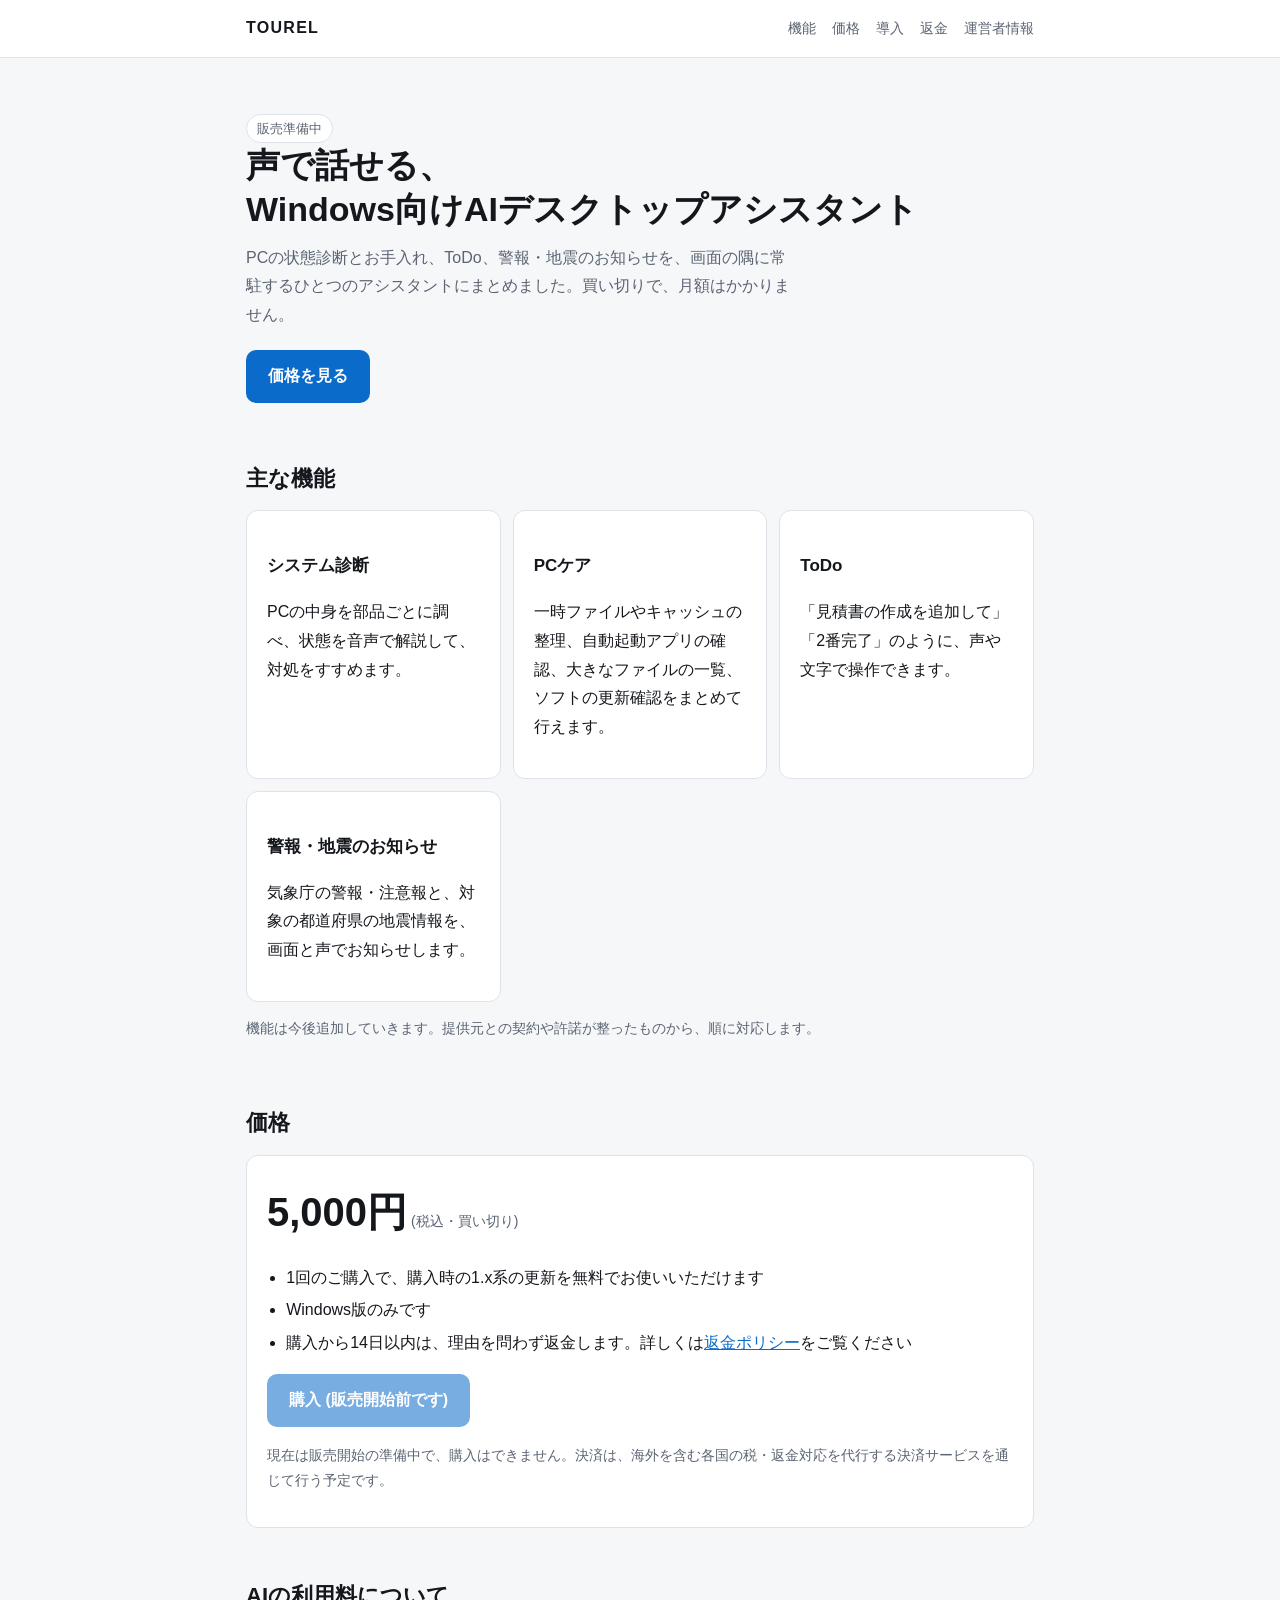
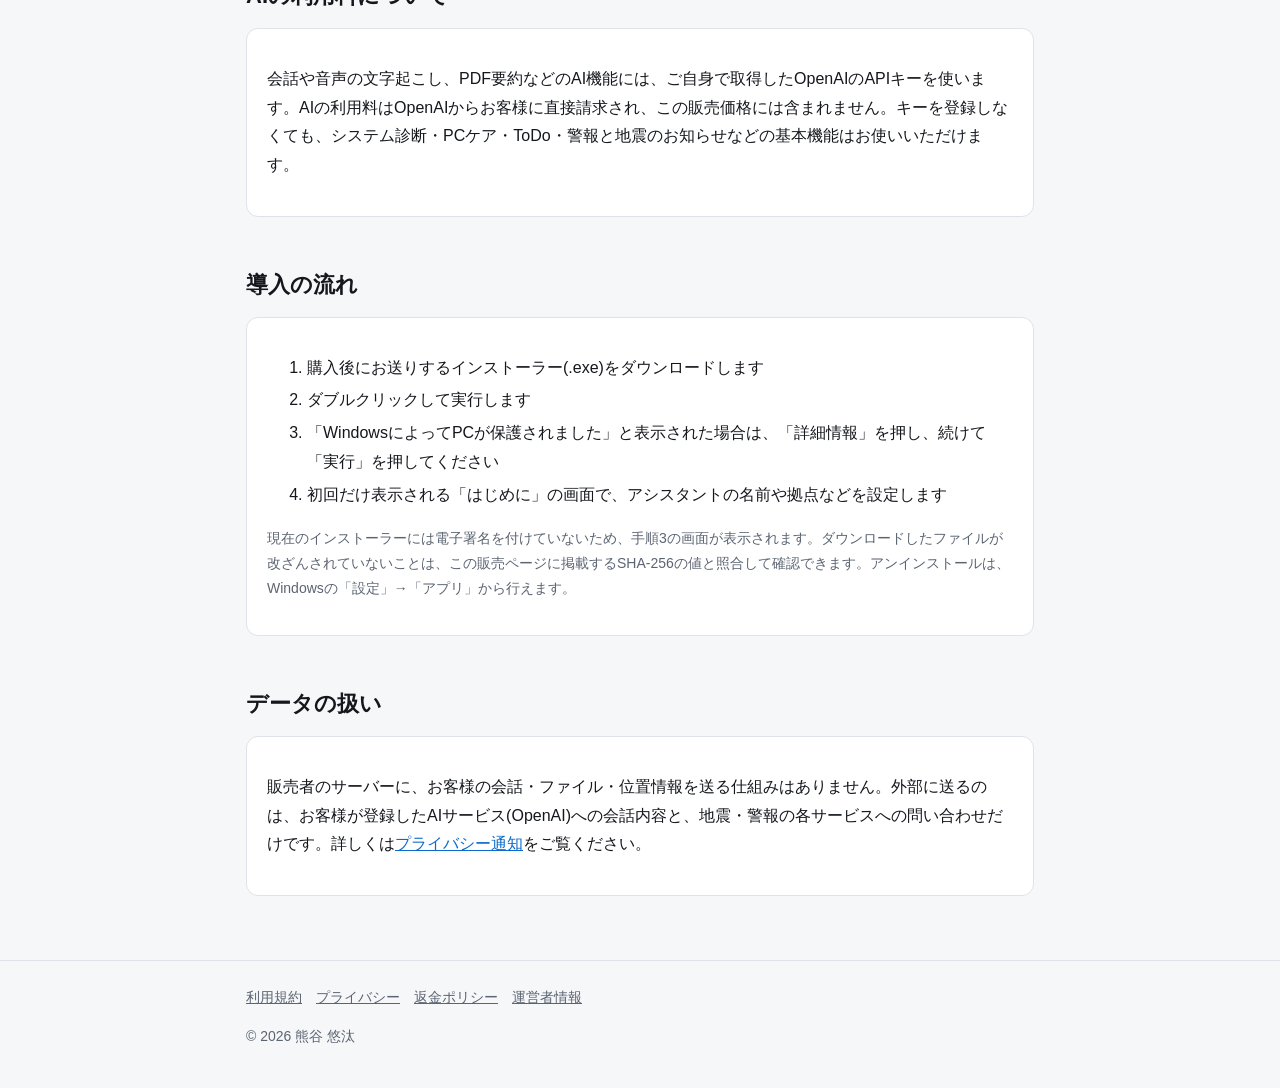
<file: index.html>
<!doctype html><html lang="ja"><head><meta charset="utf-8"><meta name="viewport" content="width=device-width,initial-scale=1"><link rel="stylesheet" href="style.css"><title>TOUREL | 声で話せるWindows向けAIデスクトップアシスタント</title><meta name="description" content="システム診断、PCケア、ToDo、警報・地震のお知らせをひとつにまとめた、声で話せるWindows向けデスクトップアシスタント。買い切り税込5,000円。"></head><body><header class="site"><div class="wrap"><a class="brand" href="index.html">TOUREL</a><nav><a href="index.html#features">機能</a><a href="index.html#price">価格</a><a href="index.html#install">導入</a><a href="refund.html">返金</a><a href="contact.html">運営者情報</a></nav></div></header>
<main class="wrap">
<div class="hero"><span class="tag">販売準備中</span><h1>声で話せる、<br>Windows向けAIデスクトップアシスタント</h1>
<p>PCの状態診断とお手入れ、ToDo、警報・地震のお知らせを、画面の隅に常駐するひとつのアシスタントにまとめました。買い切りで、月額はかかりません。</p>
<a class="btn" href="#price">価格を見る</a></div>

<section id="features"><h2>主な機能</h2><div class="grid">
<div class="card"><h3>システム診断</h3><p>PCの中身を部品ごとに調べ、状態を音声で解説して、対処をすすめます。</p></div>
<div class="card"><h3>PCケア</h3><p>一時ファイルやキャッシュの整理、自動起動アプリの確認、大きなファイルの一覧、ソフトの更新確認をまとめて行えます。</p></div>
<div class="card"><h3>ToDo</h3><p>「見積書の作成を追加して」「2番完了」のように、声や文字で操作できます。</p></div>
<div class="card"><h3>警報・地震のお知らせ</h3><p>気象庁の警報・注意報と、対象の都道府県の地震情報を、画面と声でお知らせします。</p></div>
</div><p class="note">機能は今後追加していきます。提供元との契約や許諾が整ったものから、順に対応します。</p></section>

<section id="price"><h2>価格</h2><div class="card"><div class="price">5,000円<small> (税込・買い切り)</small></div>
<ul><li>1回のご購入で、購入時の1.x系の更新を無料でお使いいただけます</li><li>Windows版のみです</li><li>購入から14日以内は、理由を問わず返金します。詳しくは<a href="refund.html">返金ポリシー</a>をご覧ください</li></ul>
<p><a class="btn" aria-disabled="true" href="#price">購入 (販売開始前です)</a></p>
<p class="note">現在は販売開始の準備中で、購入はできません。決済は、海外を含む各国の税・返金対応を代行する決済サービスを通じて行う予定です。</p></div></section>

<section id="byok"><h2>AIの利用料について</h2><div class="card"><p>会話や音声の文字起こし、PDF要約などのAI機能には、ご自身で取得したOpenAIのAPIキーを使います。AIの利用料はOpenAIからお客様に直接請求され、この販売価格には含まれません。キーを登録しなくても、システム診断・PCケア・ToDo・警報と地震のお知らせなどの基本機能はお使いいただけます。</p></div></section>

<section id="install"><h2>導入の流れ</h2><div class="card"><ol>
<li>購入後にお送りするインストーラー(.exe)をダウンロードします</li>
<li>ダブルクリックして実行します</li>
<li>「WindowsによってPCが保護されました」と表示された場合は、「詳細情報」を押し、続けて「実行」を押してください</li>
<li>初回だけ表示される「はじめに」の画面で、アシスタントの名前や拠点などを設定します</li></ol>
<p class="note">現在のインストーラーには電子署名を付けていないため、手順3の画面が表示されます。ダウンロードしたファイルが改ざんされていないことは、この販売ページに掲載するSHA-256の値と照合して確認できます。アンインストールは、Windowsの「設定」→「アプリ」から行えます。</p></div></section>

<section id="privacy-summary"><h2>データの扱い</h2><div class="card"><p>販売者のサーバーに、お客様の会話・ファイル・位置情報を送る仕組みはありません。外部に送るのは、お客様が登録したAIサービス(OpenAI)への会話内容と、地震・警報の各サービスへの問い合わせだけです。詳しくは<a href="privacy.html">プライバシー通知</a>をご覧ください。</p></div></section>
</main><footer><div class="wrap"><a href="terms.html">利用規約</a><a href="privacy.html">プライバシー</a><a href="refund.html">返金ポリシー</a><a href="contact.html">運営者情報</a><p>&copy; 2026 熊谷 悠汰</p></div></footer></body></html>
</file>
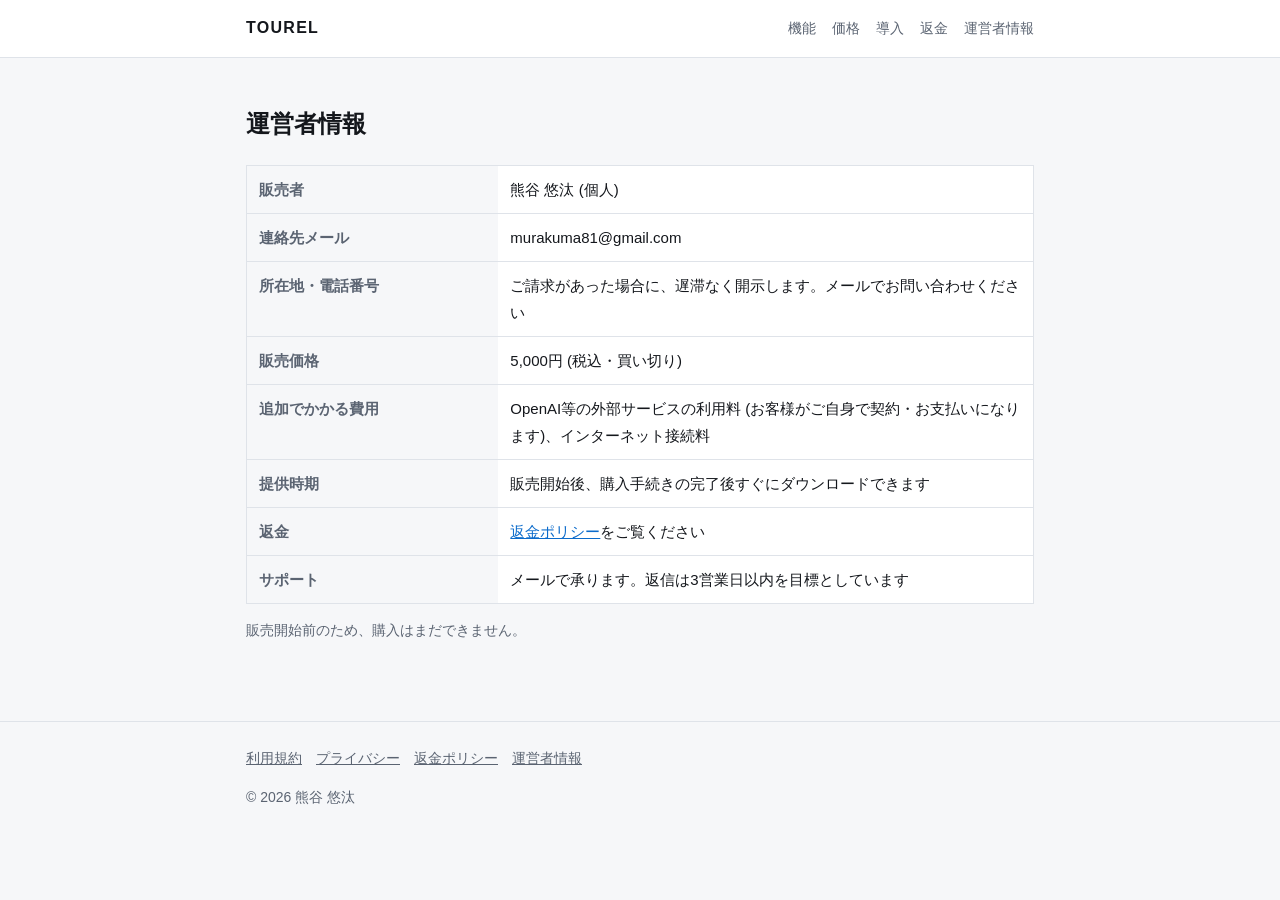
<file: contact.html>
<!doctype html><html lang="ja"><head><meta charset="utf-8"><meta name="viewport" content="width=device-width,initial-scale=1"><link rel="stylesheet" href="style.css"><title>運営者情報 | TOUREL</title></head><body><header class="site"><div class="wrap"><a class="brand" href="index.html">TOUREL</a><nav><a href="index.html#features">機能</a><a href="index.html#price">価格</a><a href="index.html#install">導入</a><a href="refund.html">返金</a><a href="contact.html">運営者情報</a></nav></div></header><main class="wrap"><section><h1>運営者情報</h1>
<table><tr><th>販売者</th><td>熊谷 悠汰 (個人)</td></tr>
<tr><th>連絡先メール</th><td>murakuma81@gmail.com</td></tr>
<tr><th>所在地・電話番号</th><td>ご請求があった場合に、遅滞なく開示します。メールでお問い合わせください</td></tr>
<tr><th>販売価格</th><td>5,000円 (税込・買い切り)</td></tr>
<tr><th>追加でかかる費用</th><td>OpenAI等の外部サービスの利用料 (お客様がご自身で契約・お支払いになります)、インターネット接続料</td></tr>
<tr><th>提供時期</th><td>販売開始後、購入手続きの完了後すぐにダウンロードできます</td></tr>
<tr><th>返金</th><td><a href="refund.html">返金ポリシー</a>をご覧ください</td></tr>
<tr><th>サポート</th><td>メールで承ります。返信は3営業日以内を目標としています</td></tr></table>
<p class="note">販売開始前のため、購入はまだできません。</p></section></main><footer><div class="wrap"><a href="terms.html">利用規約</a><a href="privacy.html">プライバシー</a><a href="refund.html">返金ポリシー</a><a href="contact.html">運営者情報</a><p>&copy; 2026 熊谷 悠汰</p></div></footer></body></html>
</file>
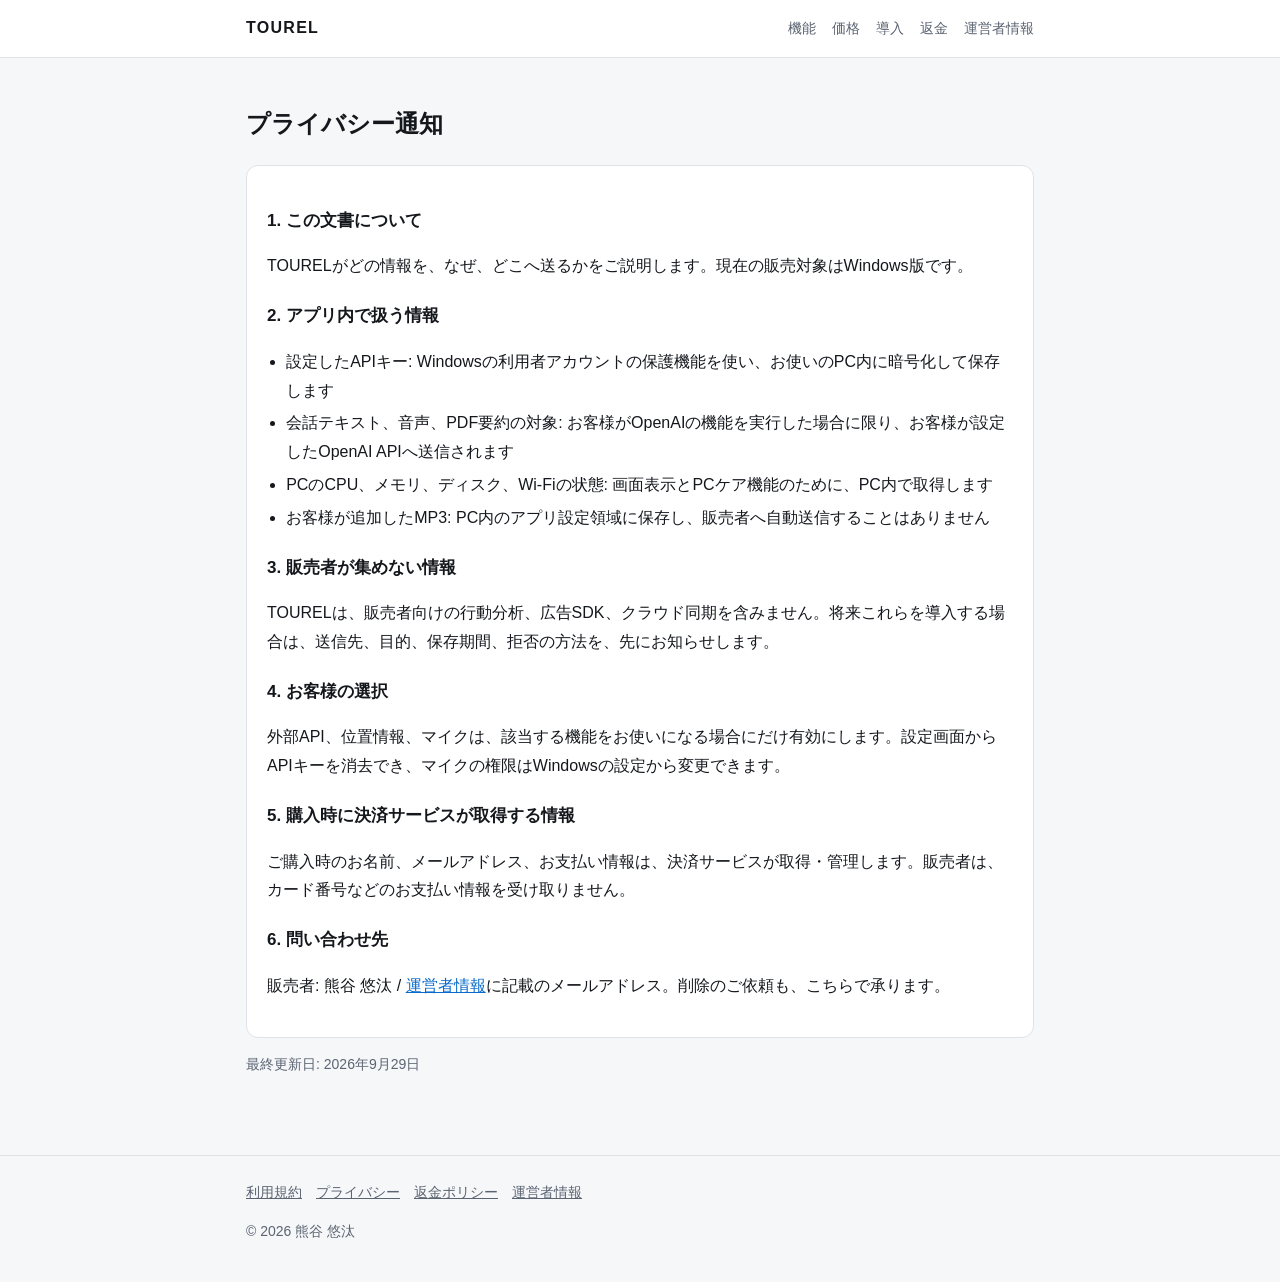
<file: privacy.html>
<!doctype html><html lang="ja"><head><meta charset="utf-8"><meta name="viewport" content="width=device-width,initial-scale=1"><link rel="stylesheet" href="style.css"><title>プライバシー通知 | TOUREL</title></head><body><header class="site"><div class="wrap"><a class="brand" href="index.html">TOUREL</a><nav><a href="index.html#features">機能</a><a href="index.html#price">価格</a><a href="index.html#install">導入</a><a href="refund.html">返金</a><a href="contact.html">運営者情報</a></nav></div></header><main class="wrap"><section><h1>プライバシー通知</h1><div class="card">
<h3>1. この文書について</h3><p>TOURELがどの情報を、なぜ、どこへ送るかをご説明します。現在の販売対象はWindows版です。</p>
<h3>2. アプリ内で扱う情報</h3><ul>
<li>設定したAPIキー: Windowsの利用者アカウントの保護機能を使い、お使いのPC内に暗号化して保存します</li>
<li>会話テキスト、音声、PDF要約の対象: お客様がOpenAIの機能を実行した場合に限り、お客様が設定したOpenAI APIへ送信されます</li>
<li>PCのCPU、メモリ、ディスク、Wi-Fiの状態: 画面表示とPCケア機能のために、PC内で取得します</li>
<li>お客様が追加したMP3: PC内のアプリ設定領域に保存し、販売者へ自動送信することはありません</li></ul>
<h3>3. 販売者が集めない情報</h3><p>TOURELは、販売者向けの行動分析、広告SDK、クラウド同期を含みません。将来これらを導入する場合は、送信先、目的、保存期間、拒否の方法を、先にお知らせします。</p>
<h3>4. お客様の選択</h3><p>外部API、位置情報、マイクは、該当する機能をお使いになる場合にだけ有効にします。設定画面からAPIキーを消去でき、マイクの権限はWindowsの設定から変更できます。</p>
<h3>5. 購入時に決済サービスが取得する情報</h3><p>ご購入時のお名前、メールアドレス、お支払い情報は、決済サービスが取得・管理します。販売者は、カード番号などのお支払い情報を受け取りません。</p>
<h3>6. 問い合わせ先</h3><p>販売者: 熊谷 悠汰 / <a href="contact.html">運営者情報</a>に記載のメールアドレス。削除のご依頼も、こちらで承ります。</p></div>
<p class="note">最終更新日: 2026年9月29日</p></section></main><footer><div class="wrap"><a href="terms.html">利用規約</a><a href="privacy.html">プライバシー</a><a href="refund.html">返金ポリシー</a><a href="contact.html">運営者情報</a><p>&copy; 2026 熊谷 悠汰</p></div></footer></body></html>
</file>
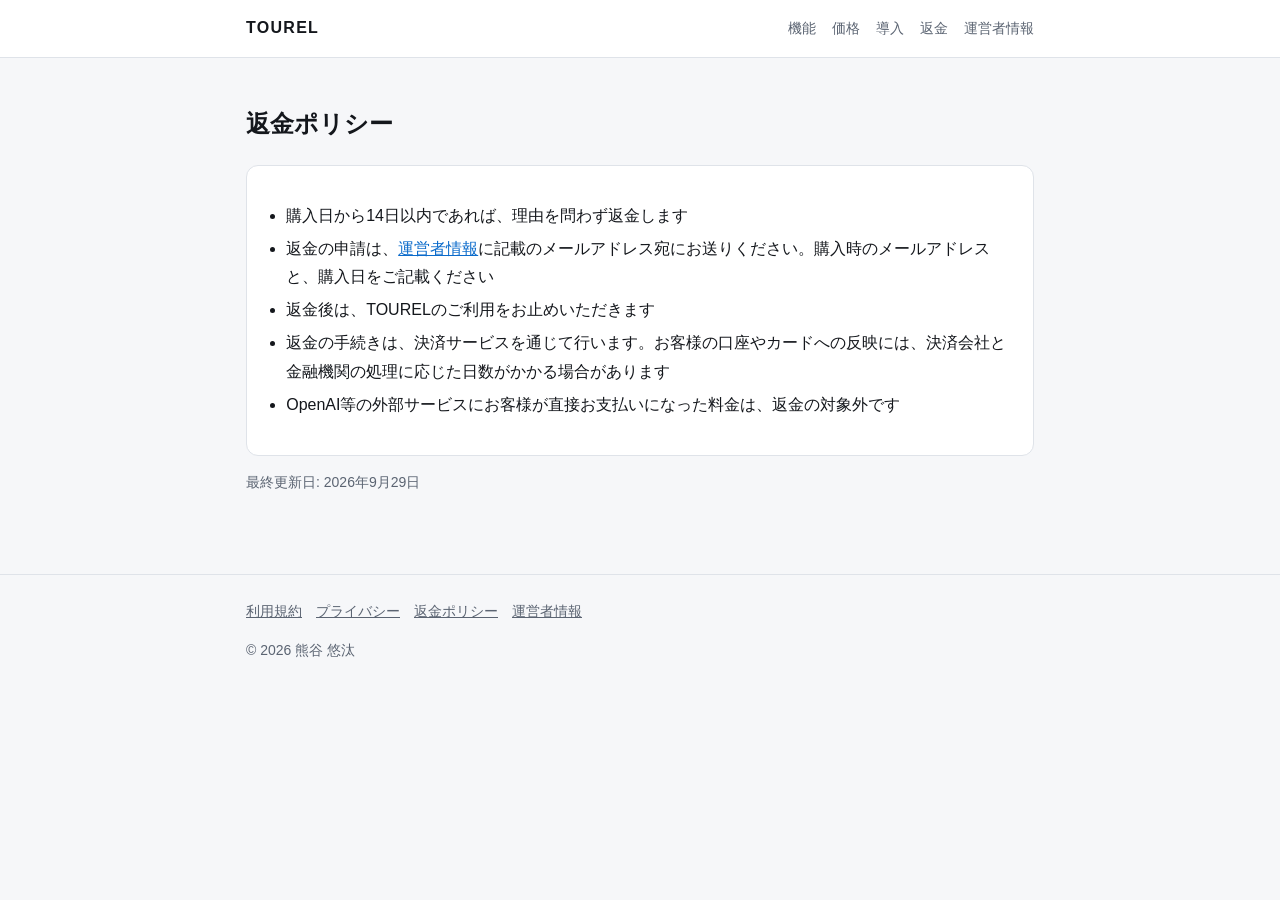
<file: refund.html>
<!doctype html><html lang="ja"><head><meta charset="utf-8"><meta name="viewport" content="width=device-width,initial-scale=1"><link rel="stylesheet" href="style.css"><title>返金ポリシー | TOUREL</title></head><body><header class="site"><div class="wrap"><a class="brand" href="index.html">TOUREL</a><nav><a href="index.html#features">機能</a><a href="index.html#price">価格</a><a href="index.html#install">導入</a><a href="refund.html">返金</a><a href="contact.html">運営者情報</a></nav></div></header><main class="wrap"><section><h1>返金ポリシー</h1>
<div class="card"><ul><li>購入日から14日以内であれば、理由を問わず返金します</li><li>返金の申請は、<a href="contact.html">運営者情報</a>に記載のメールアドレス宛にお送りください。購入時のメールアドレスと、購入日をご記載ください</li><li>返金後は、TOURELのご利用をお止めいただきます</li><li>返金の手続きは、決済サービスを通じて行います。お客様の口座やカードへの反映には、決済会社と金融機関の処理に応じた日数がかかる場合があります</li><li>OpenAI等の外部サービスにお客様が直接お支払いになった料金は、返金の対象外です</li></ul></div>
<p class="note">最終更新日: 2026年9月29日</p></section></main><footer><div class="wrap"><a href="terms.html">利用規約</a><a href="privacy.html">プライバシー</a><a href="refund.html">返金ポリシー</a><a href="contact.html">運営者情報</a><p>&copy; 2026 熊谷 悠汰</p></div></footer></body></html>
</file>
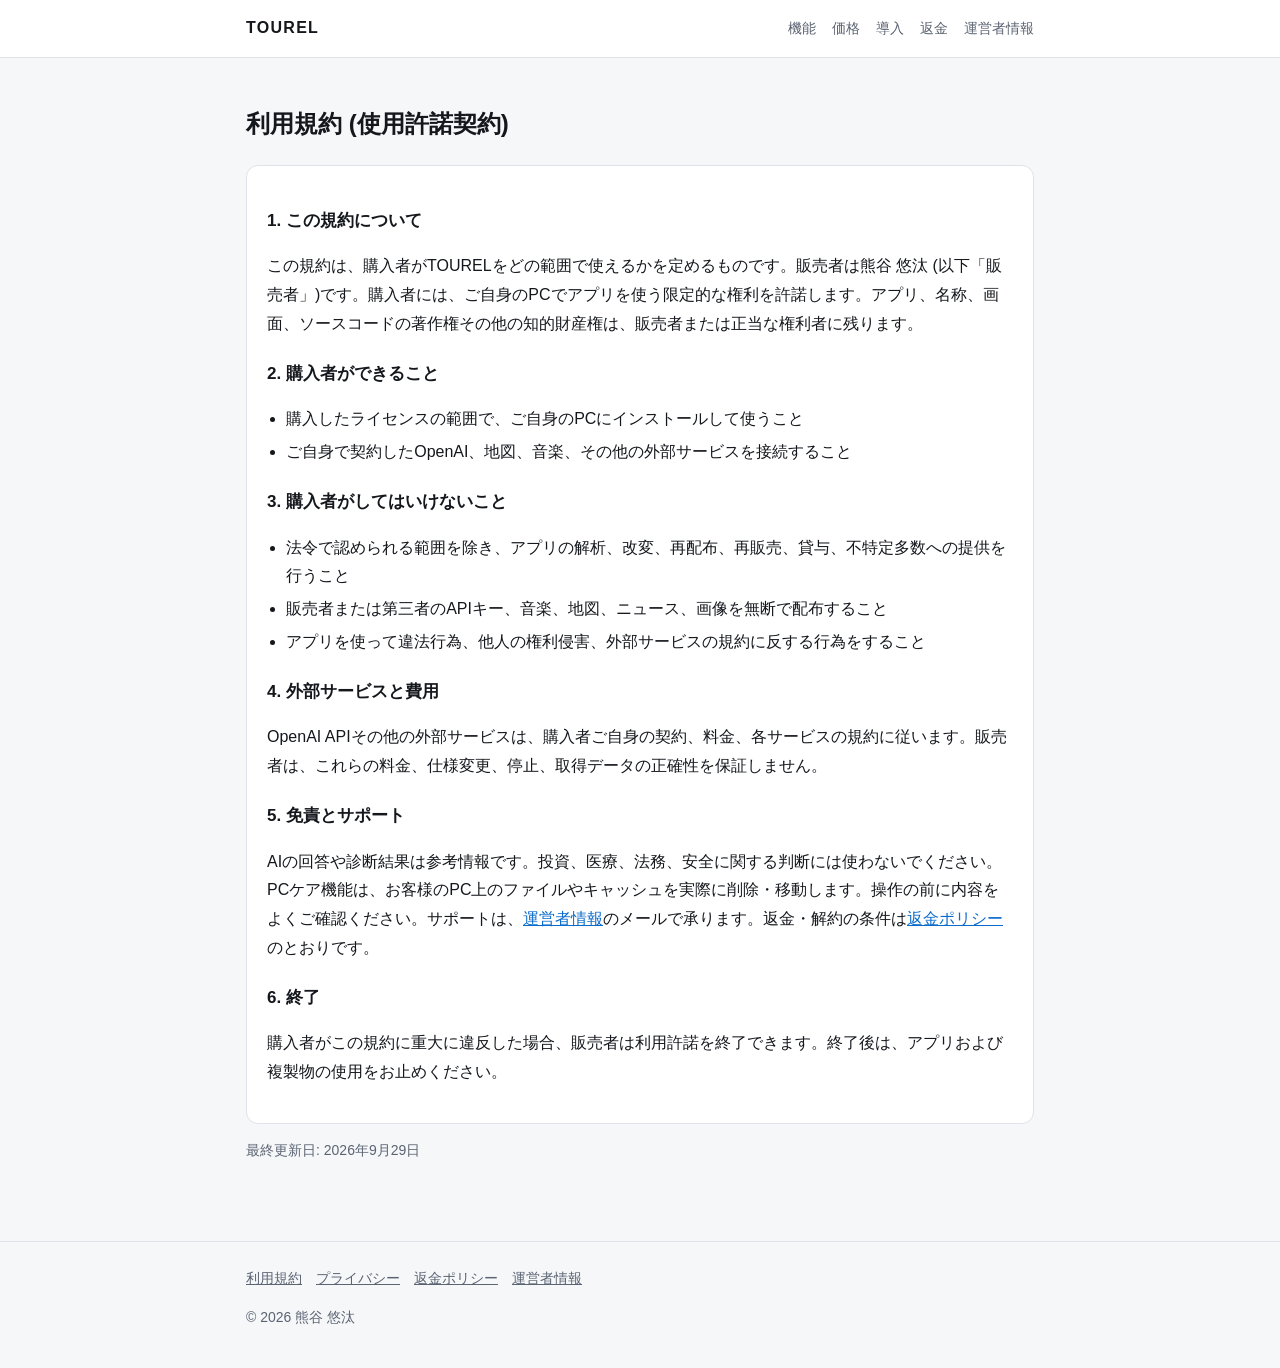
<file: terms.html>
<!doctype html><html lang="ja"><head><meta charset="utf-8"><meta name="viewport" content="width=device-width,initial-scale=1"><link rel="stylesheet" href="style.css"><title>利用規約 | TOUREL</title></head><body><header class="site"><div class="wrap"><a class="brand" href="index.html">TOUREL</a><nav><a href="index.html#features">機能</a><a href="index.html#price">価格</a><a href="index.html#install">導入</a><a href="refund.html">返金</a><a href="contact.html">運営者情報</a></nav></div></header><main class="wrap"><section><h1>利用規約 (使用許諾契約)</h1><div class="card">
<h3>1. この規約について</h3><p>この規約は、購入者がTOURELをどの範囲で使えるかを定めるものです。販売者は熊谷 悠汰 (以下「販売者」)です。購入者には、ご自身のPCでアプリを使う限定的な権利を許諾します。アプリ、名称、画面、ソースコードの著作権その他の知的財産権は、販売者または正当な権利者に残ります。</p>
<h3>2. 購入者ができること</h3><ul><li>購入したライセンスの範囲で、ご自身のPCにインストールして使うこと</li><li>ご自身で契約したOpenAI、地図、音楽、その他の外部サービスを接続すること</li></ul>
<h3>3. 購入者がしてはいけないこと</h3><ul><li>法令で認められる範囲を除き、アプリの解析、改変、再配布、再販売、貸与、不特定多数への提供を行うこと</li><li>販売者または第三者のAPIキー、音楽、地図、ニュース、画像を無断で配布すること</li><li>アプリを使って違法行為、他人の権利侵害、外部サービスの規約に反する行為をすること</li></ul>
<h3>4. 外部サービスと費用</h3><p>OpenAI APIその他の外部サービスは、購入者ご自身の契約、料金、各サービスの規約に従います。販売者は、これらの料金、仕様変更、停止、取得データの正確性を保証しません。</p>
<h3>5. 免責とサポート</h3><p>AIの回答や診断結果は参考情報です。投資、医療、法務、安全に関する判断には使わないでください。PCケア機能は、お客様のPC上のファイルやキャッシュを実際に削除・移動します。操作の前に内容をよくご確認ください。サポートは、<a href="contact.html">運営者情報</a>のメールで承ります。返金・解約の条件は<a href="refund.html">返金ポリシー</a>のとおりです。</p>
<h3>6. 終了</h3><p>購入者がこの規約に重大に違反した場合、販売者は利用許諾を終了できます。終了後は、アプリおよび複製物の使用をお止めください。</p></div>
<p class="note">最終更新日: 2026年9月29日</p></section></main><footer><div class="wrap"><a href="terms.html">利用規約</a><a href="privacy.html">プライバシー</a><a href="refund.html">返金ポリシー</a><a href="contact.html">運営者情報</a><p>&copy; 2026 熊谷 悠汰</p></div></footer></body></html>
</file>
<file: style.css>
:root{--bg:#f6f7f9;--surface:#fff;--text:#14171c;--muted:#5b6472;--line:#dfe3e9;--accent:#0b6bcb;--accent-ink:#fff}
@media (prefers-color-scheme:dark){:root{--bg:#0e1116;--surface:#161b22;--text:#e8ecf1;--muted:#9aa4b2;--line:#262d38;--accent:#4c9bf0;--accent-ink:#0e1116}}
*{box-sizing:border-box}
body{margin:0;background:var(--bg);color:var(--text);font:16px/1.8 "Segoe UI","Hiragino Sans","Yu Gothic UI",Meiryo,sans-serif}
.wrap{max-width:820px;margin:0 auto;padding:0 16px}
header.site{border-bottom:1px solid var(--line);background:var(--surface)}
header.site .wrap{display:flex;gap:16px;align-items:center;justify-content:space-between;padding-top:14px;padding-bottom:14px;flex-wrap:wrap}
.brand{font-weight:700;letter-spacing:.08em;color:var(--text);text-decoration:none}
nav a{color:var(--muted);text-decoration:none;margin-left:16px;font-size:14px}
nav a:hover{color:var(--accent)}
.hero{padding:56px 0 32px}
.hero h1{font-size:34px;line-height:1.3;margin:0 0 12px}
.hero p{color:var(--muted);margin:0 0 20px;max-width:34em}
.tag{display:inline-block;font-size:13px;padding:2px 10px;border:1px solid var(--line);border-radius:999px;color:var(--muted);background:var(--surface)}
section{padding:24px 0}
h2{font-size:22px;margin:0 0 12px}
h3{font-size:17px;margin:20px 0 6px}
.card{background:var(--surface);border:1px solid var(--line);border-radius:12px;padding:20px}
.grid{display:grid;gap:12px;grid-template-columns:repeat(auto-fit,minmax(230px,1fr))}
.price{font-size:40px;font-weight:700}
.price small{font-size:14px;color:var(--muted);font-weight:400}
.btn{display:inline-block;padding:12px 22px;border-radius:10px;background:var(--accent);color:var(--accent-ink);text-decoration:none;font-weight:600}
.btn[aria-disabled=true]{opacity:.55;pointer-events:none}
ul{padding-left:1.2em}
li{margin:4px 0}
table{width:100%;border-collapse:collapse;background:var(--surface);border:1px solid var(--line)}
th,td{padding:10px 12px;border-bottom:1px solid var(--line);text-align:left;vertical-align:top;font-size:15px}
th{width:32%;color:var(--muted);font-weight:600;background:var(--bg)}
.note{color:var(--muted);font-size:14px}
code{background:var(--bg);border:1px solid var(--line);padding:1px 6px;border-radius:6px;font-size:14px;word-break:break-all}
footer{border-top:1px solid var(--line);margin-top:40px;padding:24px 0;color:var(--muted);font-size:14px}
footer a{color:var(--muted);margin-right:14px}
a{color:var(--accent)}
@media (max-width:520px){.hero h1{font-size:27px}.price{font-size:34px}}
</file>
